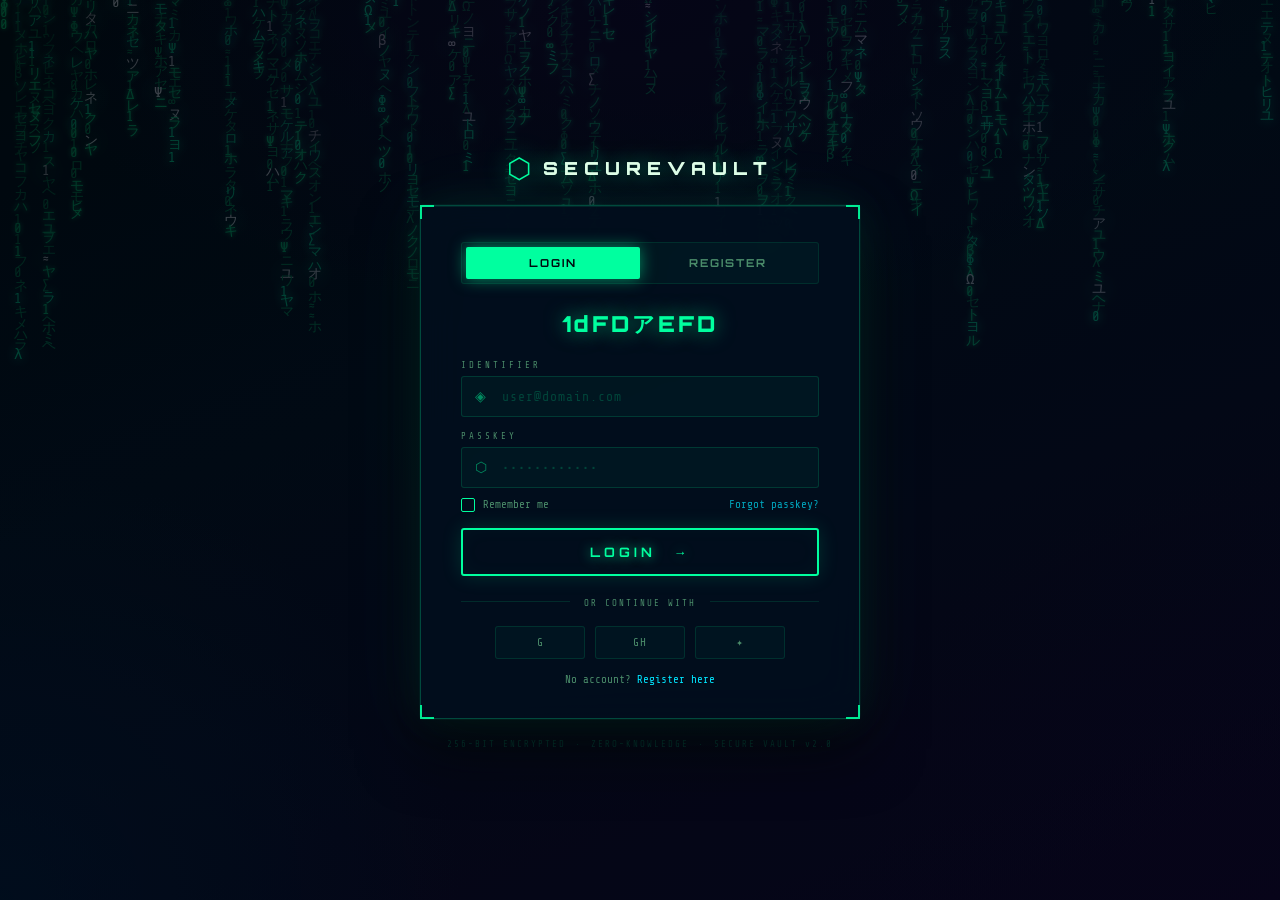
<file: index.html>
<!DOCTYPE html>
<html lang="en">
<head>
  <meta charset="UTF-8" />
  <meta name="viewport" content="width=device-width, initial-scale=1.0"/>
  <title>SecureVault — Authentication</title>
  <link rel="stylesheet" href="style.css" />
  <link href="https://fonts.googleapis.com/css2?family=Orbitron:wght@400;700;900&family=Share+Tech+Mono&family=Rajdhani:wght@300;400;600&display=swap" rel="stylesheet"/>
</head>
<body>

  <!-- Matrix Rain Canvas -->
  <canvas id="matrixCanvas"></canvas>

  <!-- Overlay glow layer -->
  <div class="overlay"></div>

  <!-- Main Wrapper -->
  <div class="auth-wrapper" id="authWrapper">

    <!-- Brand -->
    <div class="brand">
      <div class="brand-icon">⬡</div>
      <span class="brand-name">SECUREVAULT</span>
    </div>

    <!-- Auth Card -->
    <div class="auth-card" id="authCard">

      <!-- Glow corners -->
      <span class="corner tl"></span>
      <span class="corner tr"></span>
      <span class="corner bl"></span>
      <span class="corner br"></span>

      <!-- Tab Switcher -->
      <div class="tab-switcher">
        <button class="tab active" id="loginTab" onclick="switchTab('login')">LOGIN</button>
        <button class="tab" id="registerTab" onclick="switchTab('register')">REGISTER</button>
        <div class="tab-indicator" id="tabIndicator"></div>
      </div>

      <!-- ─── LOGIN FORM ─── -->
      <div class="form-panel active" id="loginPanel">
        <div class="form-title">
          <span id="langLabel">Login</span>
        </div>

        <div class="input-group">
          <label>IDENTIFIER</label>
          <div class="input-wrap">
            <span class="input-icon">◈</span>
            <input type="text" id="loginEmail" placeholder="user@domain.com" autocomplete="off"/>
            <span class="input-glow"></span>
          </div>
        </div>

        <div class="input-group">
          <label>PASSKEY</label>
          <div class="input-wrap">
            <span class="input-icon">⬡</span>
            <input type="password" id="loginPassword" placeholder="••••••••••••" autocomplete="off"/>
            <span class="input-glow"></span>
          </div>
        </div>

        <!-- Error message box for login -->
        <div class="error-box" id="loginError"></div>

        <div class="form-meta">
          <label class="checkbox-wrap">
            <input type="checkbox"/> <span>Remember me</span>
          </label>
          <a href="#" class="forgot-link">Forgot passkey?</a>
        </div>

        <!-- Main CTA Button -->
        <button class="cta-btn" id="loginBtn" onclick="handleLogin()">
          <span class="btn-bg"></span>
          <span class="btn-text" id="btnText">LOGIN</span>
          <span class="btn-arrow">→</span>
          <span class="btn-scan"></span>
        </button>

        <div class="divider"><span>OR CONTINUE WITH</span></div>

        <div class="social-row">
          <button class="social-btn">G</button>
          <button class="social-btn">GH</button>
          <button class="social-btn">✦</button>
        </div>

        <p class="switch-hint">No account? <a href="#" onclick="switchTab('register')">Register here</a></p>
      </div>

      <!-- ─── REGISTER FORM ─── -->
      <div class="form-panel" id="registerPanel">
        <div class="form-title">CREATE ACCOUNT</div>

        <div class="input-group">
          <label>FULL NAME</label>
          <div class="input-wrap">
            <span class="input-icon">◈</span>
            <input type="text" id="regName" placeholder="John Doe" autocomplete="off"/>
            <span class="input-glow"></span>
          </div>
        </div>

        <div class="input-group">
          <label>EMAIL ADDRESS</label>
          <div class="input-wrap">
            <span class="input-icon">@</span>
            <input type="email" id="regEmail" placeholder="user@domain.com" autocomplete="off"/>
            <span class="input-glow"></span>
          </div>
        </div>

        <div class="input-group">
          <label>PASSKEY</label>
          <div class="input-wrap">
            <span class="input-icon">⬡</span>
            <input type="password" id="regPassword" placeholder="••••••••••••" autocomplete="off"/>
            <span class="input-glow"></span>
          </div>
        </div>

        <div class="input-group">
          <label>CONFIRM PASSKEY</label>
          <div class="input-wrap">
            <span class="input-icon">⬡</span>
            <input type="password" id="regConfirm" placeholder="••••••••••••" autocomplete="off"/>
            <span class="input-glow"></span>
          </div>
        </div>

        <div class="password-strength">
          <div class="strength-bar"><span></span><span></span><span></span><span></span></div>
          <small>Password strength</small>
        </div>

        <!-- Error / Success message box for register -->
        <div class="error-box" id="registerError"></div>
        <div class="success-box" id="registerSuccess"></div>

        <button class="cta-btn register-btn" id="registerBtn" onclick="handleRegister()">
          <span class="btn-bg"></span>
          <span class="btn-text">CREATE ACCOUNT</span>
          <span class="btn-arrow">→</span>
          <span class="btn-scan"></span>
        </button>

        <p class="switch-hint">Already have an account? <a href="#" onclick="switchTab('login')">Sign in</a></p>
      </div>

    </div><!-- end auth-card -->

    <!-- Footer -->
    <div class="auth-footer">
      <span>256-BIT ENCRYPTED</span>
      <span class="dot">•</span>
      <span>ZERO-KNOWLEDGE</span>
      <span class="dot">•</span>
      <span>SECURE VAULT v2.0</span>
    </div>

  </div><!-- end auth-wrapper -->

  <script src="script.js"></script>

</body>
</html>
</file>
<file: style.css>
/* ═══════════════════════════════════════════
   SECUREVAULT — AUTH PAGE STYLESHEET
   Dark Navy + Purple + Neon Green/Cyan
═══════════════════════════════════════════ */

:root {
  --bg-deep:      #000a0f;
  --bg-navy:      #020d1a;
  --bg-purple:    #0a0520;
  --neon-green:   #00ff9f;
  --neon-cyan:    #00e5ff;
  --neon-blue:    #3d7fff;
  --neon-purple:  #a855f7;
  --neon-red:     #ff4466;
  --text-primary: #e0ffe8;
  --text-dim:     #4a8c6a;
  --card-bg:      rgba(2, 15, 30, 0.85);
  --border-glow:  rgba(0, 255, 159, 0.25);
  --input-bg:     rgba(0, 255, 159, 0.04);
  --font-mono:    'Share Tech Mono', monospace;
  --font-display: 'Orbitron', sans-serif;
  --font-body:    'Rajdhani', sans-serif;
}

*, *::before, *::after { box-sizing: border-box; margin: 0; padding: 0; }

html, body {
  width: 100%; height: 100%;
  overflow: hidden;
  background: var(--bg-deep);
}

/* ── Matrix Canvas — higher opacity for better visibility ── */
#matrixCanvas {
  position: fixed;
  inset: 0;
  z-index: 0;
  opacity: 0.85;
}

/* ── Overlay — slightly reduced so matrix shows through ── */
.overlay {
  position: fixed;
  inset: 0;
  z-index: 1;
  background:
    radial-gradient(ellipse 80% 60% at 50% 0%, rgba(10,5,32,0.82) 0%, transparent 60%),
    radial-gradient(ellipse 60% 80% at 0% 100%, rgba(0,20,40,0.72) 0%, transparent 60%),
    radial-gradient(ellipse 60% 80% at 100% 100%, rgba(10,5,32,0.62) 0%, transparent 60%),
    linear-gradient(160deg, #000a0f 0%, #020d1a 40%, #0a0520 100%);
  opacity: 0.72;
}

/* ── Auth Wrapper ── */
.auth-wrapper {
  position: relative;
  z-index: 10;
  display: flex;
  flex-direction: column;
  align-items: center;
  justify-content: center;
  min-height: 100vh;
  padding: 24px;
  gap: 20px;
  animation: wrapperIn 1s ease both;
}

@keyframes wrapperIn {
  from { opacity: 0; transform: translateY(30px); }
  to   { opacity: 1; transform: translateY(0); }
}

/* ── Brand ── */
.brand {
  display: flex;
  align-items: center;
  gap: 12px;
  animation: brandIn 0.8s ease 0.2s both;
}

@keyframes brandIn {
  from { opacity: 0; transform: translateY(-20px); }
  to   { opacity: 1; transform: translateY(0); }
}

.brand-icon {
  font-size: 28px;
  color: var(--neon-green);
  filter: drop-shadow(0 0 12px var(--neon-green));
  animation: iconPulse 3s ease-in-out infinite;
}

@keyframes iconPulse {
  0%, 100% { filter: drop-shadow(0 0 10px var(--neon-green)); }
  50%       { filter: drop-shadow(0 0 22px var(--neon-green)) drop-shadow(0 0 40px rgba(0,255,159,0.4)); }
}

.brand-name {
  font-family: var(--font-display);
  font-size: 18px;
  font-weight: 900;
  letter-spacing: 6px;
  color: var(--text-primary);
  text-shadow: 0 0 20px rgba(0,255,159,0.5);
}

/* ── Auth Card ── */
.auth-card {
  position: relative;
  width: 100%;
  max-width: 440px;
  background: var(--card-bg);
  border: 1px solid var(--border-glow);
  border-radius: 4px;
  padding: 36px 40px 32px;
  backdrop-filter: blur(20px);
  box-shadow:
    0 0 0 1px rgba(0,255,159,0.05),
    0 0 40px rgba(0,255,159,0.08),
    0 0 80px rgba(0,229,255,0.05),
    0 30px 60px rgba(0,0,0,0.7),
    inset 0 1px 0 rgba(0,255,159,0.1);
  animation: cardIn 0.8s cubic-bezier(0.16,1,0.3,1) 0.3s both;
}

@keyframes cardIn {
  from { opacity: 0; transform: translateY(40px) scale(0.97); }
  to   { opacity: 1; transform: translateY(0) scale(1); }
}

/* Glowing corners */
.corner {
  position: absolute;
  width: 14px; height: 14px;
  border-color: var(--neon-green);
  border-style: solid;
  opacity: 0.9;
}
.corner.tl { top: -1px; left: -1px; border-width: 2px 0 0 2px; }
.corner.tr { top: -1px; right: -1px; border-width: 2px 2px 0 0; }
.corner.bl { bottom: -1px; left: -1px; border-width: 0 0 2px 2px; }
.corner.br { bottom: -1px; right: -1px; border-width: 0 2px 2px 0; }

/* ── Tabs ── */
.tab-switcher {
  display: flex;
  position: relative;
  background: rgba(0,255,159,0.04);
  border: 1px solid rgba(0,255,159,0.1);
  border-radius: 3px;
  padding: 4px;
  margin-bottom: 26px;
  gap: 2px;
}

.tab {
  flex: 1;
  padding: 9px;
  background: none;
  border: none;
  cursor: pointer;
  font-family: var(--font-display);
  font-size: 11px;
  letter-spacing: 2px;
  font-weight: 700;
  color: var(--text-dim);
  position: relative;
  z-index: 2;
  transition: color 0.3s;
}

.tab.active { color: var(--bg-deep); }

.tab-indicator {
  position: absolute;
  top: 4px; bottom: 4px;
  left: 4px;
  width: calc(50% - 4px);
  background: var(--neon-green);
  border-radius: 2px;
  transition: transform 0.35s cubic-bezier(0.4,0,0.2,1);
  box-shadow: 0 0 16px rgba(0,255,159,0.5);
  z-index: 1;
}

.tab-indicator.right { transform: translateX(calc(100% + 2px)); }

/* ── Form Panels ── */
.form-panel { display: none; flex-direction: column; gap: 14px; }
.form-panel.active { display: flex; animation: panelIn 0.4s ease both; }

@keyframes panelIn {
  from { opacity: 0; transform: translateX(10px); }
  to   { opacity: 1; transform: translateX(0); }
}

/* ── Form Title ── */
.form-title {
  font-family: var(--font-display);
  font-size: 22px;
  font-weight: 900;
  letter-spacing: 3px;
  color: var(--neon-green);
  text-shadow: 0 0 20px rgba(0,255,159,0.6);
  text-align: center;
  margin-bottom: 2px;
  min-height: 34px;
}

#langLabel {
  display: inline-block;
  transition: opacity 0.15s;
}

/* ── Input Group ── */
.input-group { display: flex; flex-direction: column; gap: 6px; }

.input-group label {
  font-family: var(--font-mono);
  font-size: 9px;
  letter-spacing: 3px;
  color: var(--text-dim);
}

.input-wrap {
  position: relative;
  display: flex;
  align-items: center;
}

.input-icon {
  position: absolute;
  left: 14px;
  font-size: 14px;
  color: var(--neon-green);
  opacity: 0.5;
  pointer-events: none;
  transition: opacity 0.3s;
}

.input-wrap:focus-within .input-icon { opacity: 1; }

.input-wrap input {
  width: 100%;
  padding: 12px 16px 12px 40px;
  background: var(--input-bg);
  border: 1px solid rgba(0,255,159,0.15);
  border-radius: 3px;
  color: var(--text-primary);
  font-family: var(--font-mono);
  font-size: 13px;
  letter-spacing: 1px;
  outline: none;
  transition: border-color 0.3s, background 0.3s, box-shadow 0.3s;
}

.input-wrap input::placeholder { color: rgba(0,255,159,0.2); }

.input-wrap input:focus {
  border-color: var(--neon-green);
  background: rgba(0,255,159,0.07);
  box-shadow: 0 0 0 1px rgba(0,255,159,0.15), 0 0 20px rgba(0,255,159,0.1);
}

.input-glow {
  position: absolute;
  right: 0; top: 0; bottom: 0;
  width: 3px;
  background: var(--neon-green);
  border-radius: 0 3px 3px 0;
  opacity: 0;
  transition: opacity 0.3s;
}

.input-wrap:focus-within .input-glow { opacity: 0.8; animation: glowPulse 1.5s ease-in-out infinite; }

@keyframes glowPulse {
  0%, 100% { box-shadow: 0 0 6px var(--neon-green); }
  50%       { box-shadow: 0 0 16px var(--neon-green), 0 0 30px rgba(0,255,159,0.4); }
}

/* ── Error Box ── */
.error-box {
  display: none;
  background: rgba(255, 44, 77, 0.08);
  border: 1px solid rgba(255, 44, 77, 0.4);
  border-left: 3px solid var(--neon-red);
  border-radius: 3px;
  padding: 9px 12px;
  font-family: var(--font-mono);
  font-size: 11px;
  letter-spacing: 0.5px;
  color: #ff7799;
  text-shadow: 0 0 10px rgba(255,68,102,0.5);
  box-shadow: 0 0 16px rgba(255,44,77,0.12);
  line-height: 1.5;
}

/* ── Success Box ── */
.success-box {
  display: none;
  background: rgba(0, 255, 159, 0.06);
  border: 1px solid rgba(0, 255, 159, 0.35);
  border-left: 3px solid var(--neon-green);
  border-radius: 3px;
  padding: 9px 12px;
  font-family: var(--font-mono);
  font-size: 11px;
  letter-spacing: 0.5px;
  color: var(--neon-green);
  text-shadow: 0 0 10px rgba(0,255,159,0.5);
  box-shadow: 0 0 16px rgba(0,255,159,0.1);
  line-height: 1.5;
}

/* ── Shake animation for errors ── */
@keyframes shake {
  0%,100% { transform: translateX(0); }
  20%     { transform: translateX(-6px); }
  40%     { transform: translateX(6px); }
  60%     { transform: translateX(-4px); }
  80%     { transform: translateX(4px); }
}

.error-box.shake { animation: shake 0.4s ease; }

/* ── Form Meta ── */
.form-meta {
  display: flex;
  align-items: center;
  justify-content: space-between;
  margin-top: -4px;
}

.checkbox-wrap {
  display: flex;
  align-items: center;
  gap: 8px;
  font-family: var(--font-mono);
  font-size: 11px;
  color: var(--text-dim);
  cursor: pointer;
}

.checkbox-wrap input[type="checkbox"] {
  appearance: none;
  width: 14px; height: 14px;
  border: 1px solid var(--neon-green);
  background: transparent;
  cursor: pointer;
  border-radius: 2px;
  position: relative;
  transition: background 0.2s;
}

.checkbox-wrap input[type="checkbox"]:checked {
  background: var(--neon-green);
}

.checkbox-wrap input[type="checkbox"]:checked::after {
  content: '✓';
  position: absolute;
  top: -1px; left: 2px;
  font-size: 10px;
  color: var(--bg-deep);
  font-weight: bold;
}

.forgot-link {
  font-family: var(--font-mono);
  font-size: 11px;
  color: var(--neon-cyan);
  text-decoration: none;
  opacity: 0.7;
  transition: opacity 0.2s, text-shadow 0.2s;
}
.forgot-link:hover { opacity: 1; text-shadow: 0 0 10px var(--neon-cyan); }

/* ── CTA Button ── */
.cta-btn {
  position: relative;
  width: 100%;
  padding: 14px;
  margin-top: 2px;
  background: none;
  border: 2px solid var(--neon-green);
  border-radius: 3px;
  cursor: pointer;
  overflow: hidden;
  font-family: var(--font-display);
  font-size: 13px;
  font-weight: 700;
  letter-spacing: 4px;
  color: var(--neon-green);
  text-shadow: 0 0 12px rgba(0,255,159,0.8);
  box-shadow: 0 0 20px rgba(0,255,159,0.15), inset 0 0 20px rgba(0,255,159,0.03);
  transition: color 0.3s, box-shadow 0.3s, border-color 0.3s;
  animation: btnFloat 3s ease-in-out infinite;
}

@keyframes btnFloat {
  0%, 100% { box-shadow: 0 0 20px rgba(0,255,159,0.15), inset 0 0 20px rgba(0,255,159,0.03); transform: translateY(0); }
  50%       { box-shadow: 0 0 35px rgba(0,255,159,0.3), inset 0 0 30px rgba(0,255,159,0.06); transform: translateY(-2px); }
}

.cta-btn:hover {
  color: var(--bg-deep);
  border-color: var(--neon-green);
  box-shadow: 0 0 40px rgba(0,255,159,0.5), inset 0 0 30px rgba(0,255,159,0.15);
  animation: none;
}

.cta-btn:hover .btn-bg { transform: scaleX(1); }
.cta-btn:hover .btn-text { text-shadow: none; }
.cta-btn:active { transform: scale(0.98); }

.btn-bg {
  position: absolute;
  inset: 0;
  background: var(--neon-green);
  transform: scaleX(0);
  transform-origin: left;
  transition: transform 0.35s cubic-bezier(0.4,0,0.2,1);
  z-index: 0;
}

.btn-text, .btn-arrow {
  position: relative;
  z-index: 2;
}

.btn-arrow {
  margin-left: 10px;
  transition: transform 0.3s;
}

.cta-btn:hover .btn-arrow { transform: translateX(4px); }

/* Scan line animation on button */
.btn-scan {
  position: absolute;
  inset: 0;
  background: linear-gradient(90deg, transparent 0%, rgba(0,255,159,0.15) 50%, transparent 100%);
  transform: translateX(-100%);
  animation: btnScan 3s ease-in-out infinite 1s;
  z-index: 1;
  pointer-events: none;
}

@keyframes btnScan {
  0%   { transform: translateX(-100%); }
  100% { transform: translateX(200%); }
}

/* ── Register specific ── */
.register-btn { border-color: var(--neon-cyan); color: var(--neon-cyan); }
.register-btn .btn-bg { background: var(--neon-cyan); }
.register-btn:hover { color: var(--bg-deep); }

/* ── Password Strength ── */
.password-strength { display: flex; align-items: center; gap: 10px; margin-top: -4px; }

.strength-bar {
  display: flex;
  gap: 4px;
  flex: 1;
}

.strength-bar span {
  flex: 1;
  height: 3px;
  background: rgba(0,255,159,0.1);
  border-radius: 2px;
  transition: background 0.3s;
}

.strength-bar span.weak   { background: #ff4444; box-shadow: 0 0 6px #ff4444; }
.strength-bar span.medium { background: #ffaa00; box-shadow: 0 0 6px #ffaa00; }
.strength-bar span.strong { background: var(--neon-green); box-shadow: 0 0 6px var(--neon-green); }

.password-strength small {
  font-family: var(--font-mono);
  font-size: 9px;
  color: var(--text-dim);
  letter-spacing: 1px;
  white-space: nowrap;
}

/* ── Divider ── */
.divider {
  text-align: center;
  position: relative;
  margin: 2px 0;
}

.divider::before, .divider::after {
  content: '';
  position: absolute;
  top: 50%;
  width: calc(50% - 70px);
  height: 1px;
  background: rgba(0,255,159,0.12);
}

.divider::before { left: 0; }
.divider::after  { right: 0; }

.divider span {
  font-family: var(--font-mono);
  font-size: 9px;
  letter-spacing: 2px;
  color: var(--text-dim);
}

/* ── Social ── */
.social-row {
  display: flex;
  gap: 10px;
  justify-content: center;
}

.social-btn {
  flex: 1;
  max-width: 90px;
  padding: 9px;
  background: rgba(0,255,159,0.03);
  border: 1px solid rgba(0,255,159,0.12);
  border-radius: 3px;
  color: var(--text-dim);
  font-family: var(--font-mono);
  font-size: 11px;
  letter-spacing: 1px;
  cursor: pointer;
  transition: border-color 0.3s, color 0.3s, background 0.3s;
}

.social-btn:hover {
  border-color: var(--neon-green);
  color: var(--neon-green);
  background: rgba(0,255,159,0.07);
}

/* ── Switch Hint ── */
.switch-hint {
  text-align: center;
  font-family: var(--font-mono);
  font-size: 11px;
  color: var(--text-dim);
}

.switch-hint a {
  color: var(--neon-cyan);
  text-decoration: none;
  transition: text-shadow 0.2s;
}
.switch-hint a:hover { text-shadow: 0 0 10px var(--neon-cyan); }

/* ── Footer ── */
.auth-footer {
  display: flex;
  align-items: center;
  gap: 10px;
  font-family: var(--font-mono);
  font-size: 9px;
  letter-spacing: 2px;
  color: rgba(0,255,159,0.2);
  animation: footerIn 1s ease 0.6s both;
}

@keyframes footerIn {
  from { opacity: 0; }
  to   { opacity: 1; }
}

.dot { font-size: 6px; }

/* ── Scrollbar ── */
::-webkit-scrollbar { width: 4px; }
::-webkit-scrollbar-track { background: var(--bg-deep); }
::-webkit-scrollbar-thumb { background: var(--neon-green); border-radius: 2px; }

/* ── Auth Card exit transition ── */
.auth-card.exiting {
  opacity: 0 !important;
  transform: scale(1.04) !important;
  transition: opacity 0.5s ease, transform 0.5s ease !important;
  pointer-events: none;
}

/* ── Page exit flash overlay ── */
.page-exit-flash {
  position: fixed;
  inset: 0;
  z-index: 999;
  background: rgba(0, 255, 159, 0.06);
  pointer-events: none;
  opacity: 0;
  animation: exitFlash 0.5s ease forwards;
}

@keyframes exitFlash {
  0%   { opacity: 0; }
  40%  { opacity: 1; }
  100% { opacity: 0; }
}

/* ── Responsive ── */
@media (max-width: 500px) {
  .auth-card { padding: 28px 22px 24px; }
  .brand-name { font-size: 14px; letter-spacing: 4px; }
}
</file>
